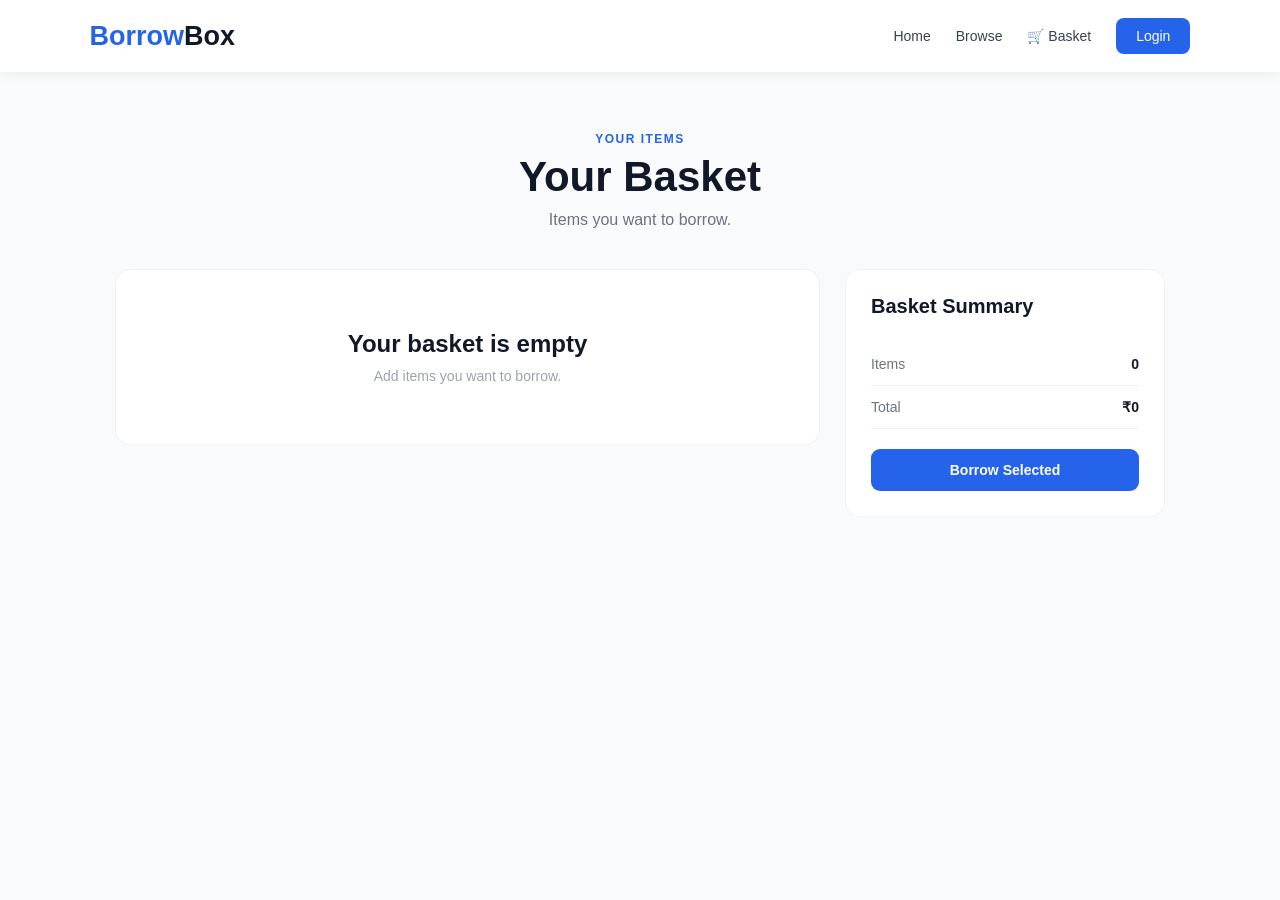
<file: html/basket.html>
<!DOCTYPE html>
<html lang="en">
<head>
    <meta charset="UTF-8">
    <meta name="viewport" content="width=device-width, initial-scale=1.0">
    <title>Basket | BorrowBox</title>
    <link rel="stylesheet" href="../css/style.css">
</head>

<body>

    <nav class="navbar">

        <div class="logo">
            Borrow<span>Box</span>
        </div>

        <div class="nav-links">
            <a href="index.html">Home</a>
            <a href="#">Browse</a>
            <a href="basket.html">🛒 Basket</a>
            <a href="login.html" class="login-btn">Login</a>
        </div>

    </nav>

    <main class="basket-page">

        <div class="basket-header">
            <p class="section-tag">YOUR ITEMS</p>
            <h1>Your Basket</h1>
            <p>Items you want to borrow.</p>
        </div>

        <div class="basket-container">

            <div class="basket-items" id="basketItems">

            </div>

            <div class="basket-summary">

                <h2>Basket Summary</h2>

                <div class="summary-row">
                    <span>Items</span>
                    <strong id="basketCount">0</strong>
                </div>

                <div class="summary-row">
                    <span>Total</span>
                    <strong id="basketTotal">₹0</strong>
                </div>

                <button class="borrow-all-button">
                    Borrow Selected
                </button>

            </div>

        </div>

    </main>

    <script src="../javascript/script.js"></script>

</body>
</html>
</file>
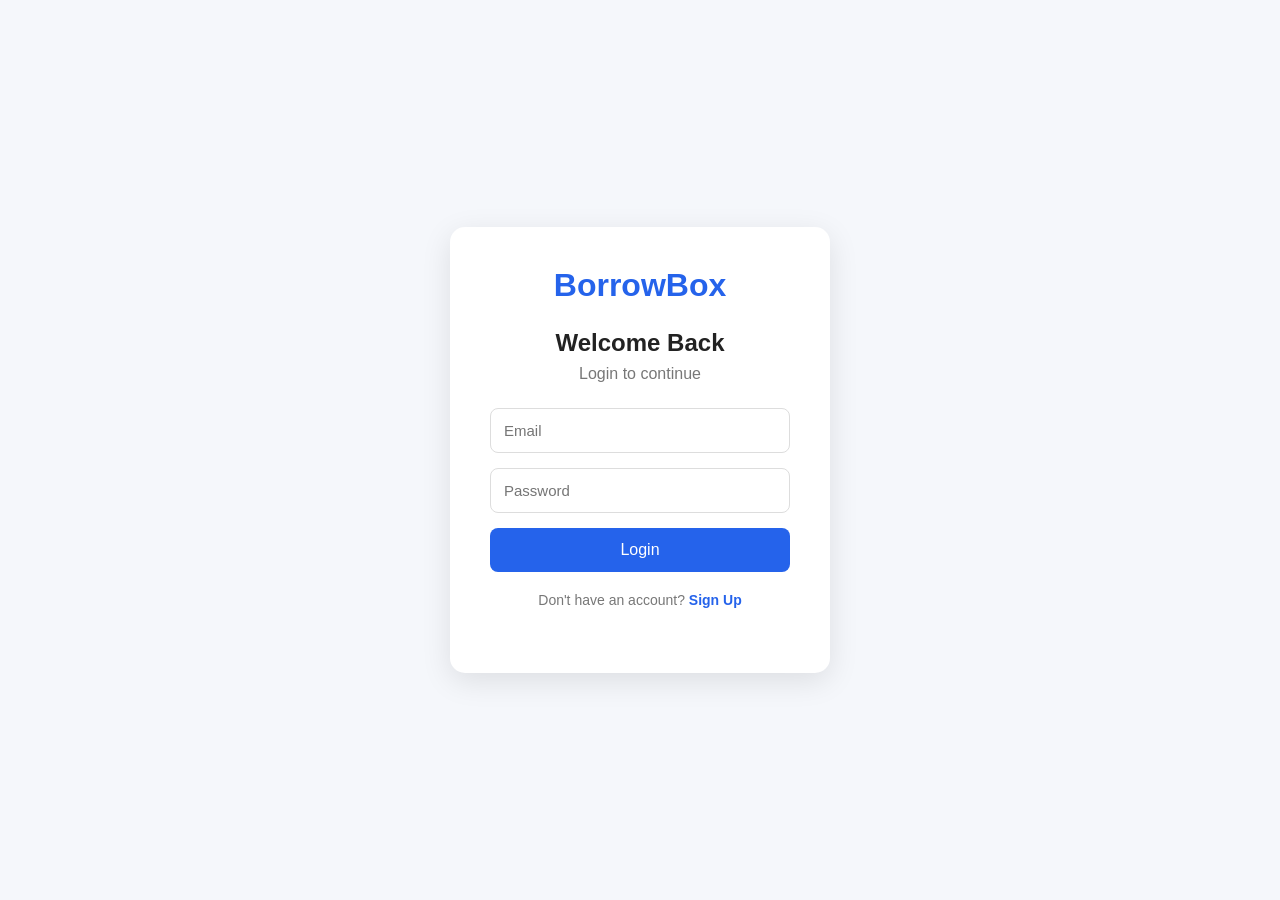
<file: html/login.html>
<!DOCTYPE html>
<html lang="en">
<head>
    <meta charset="UTF-8">
    <meta name="viewport" content="width=device-width, initial-scale=1.0">
    <title>Login | BorrowBox</title>
    <link rel="stylesheet" href="../css/style.css">
</head>
<body>

    <div class="auth-container">
        <div class="auth-box">
            <h1>BorrowBox</h1>
            <h2>Welcome Back</h2>
            <p>Login to continue</p>

            <form>
                <input type="email" placeholder="Email" required>

                <input type="password" placeholder="Password" required>

                <button type="submit">Login</button>
            </form>

            <p class="auth-link">
                Don't have an account?
                <a href="signup.html">Sign Up</a>
            </p>
        </div>
    </div>

</body>
</html>
</file>
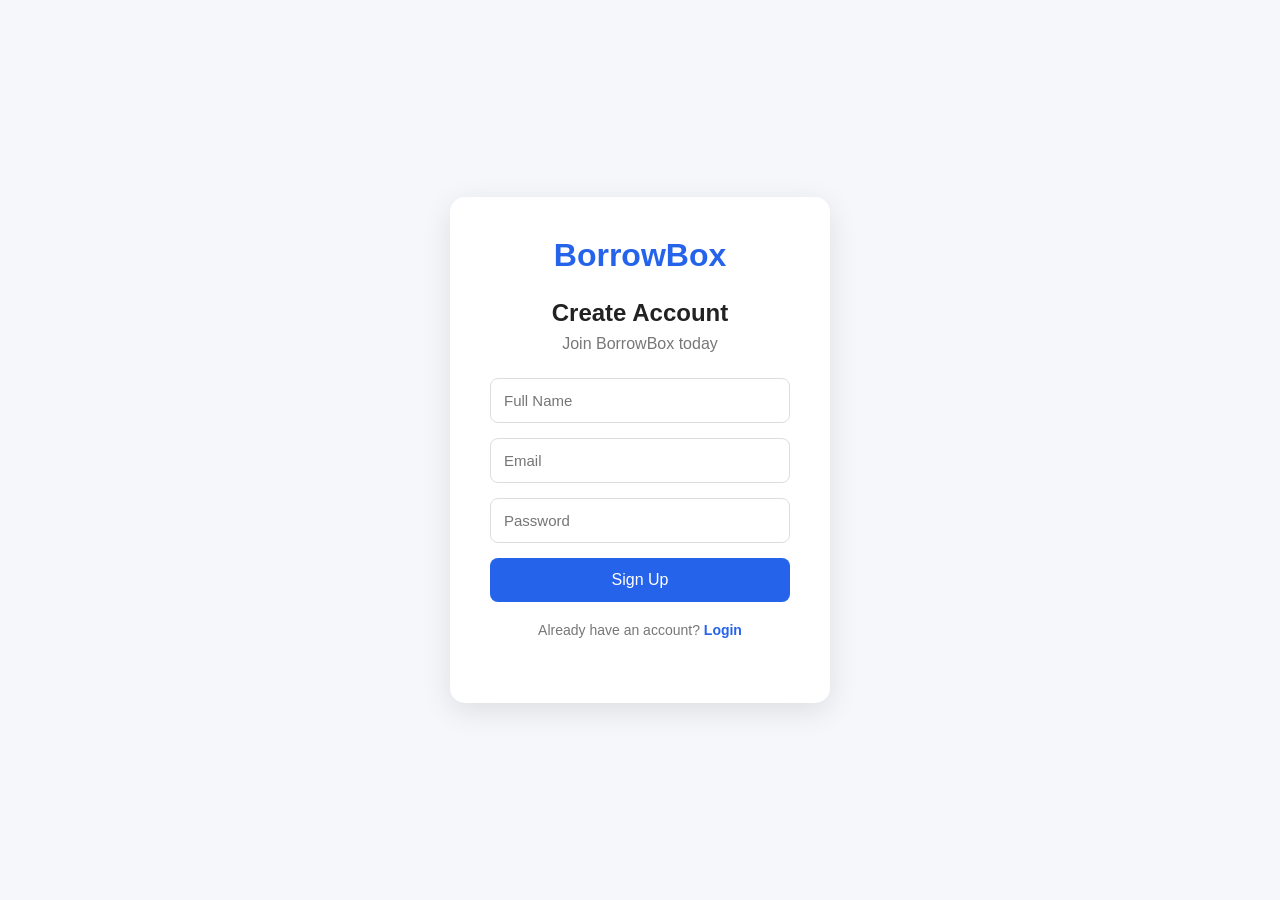
<file: html/signup.html>
<!DOCTYPE html>
<html lang="en">
<head>
    <meta charset="UTF-8">
    <meta name="viewport" content="width=device-width, initial-scale=1.0">
    <title>Sign Up | BorrowBox</title>
    <link rel="stylesheet" href="../css/style.css">
</head>
<body>

    <div class="auth-container">
        <div class="auth-box">
            <h1>BorrowBox</h1>
            <h2>Create Account</h2>
            <p>Join BorrowBox today</p>

            <form>
                <input type="text" placeholder="Full Name" required>

                <input type="email" placeholder="Email" required>

                <input type="password" placeholder="Password" required>

                <button type="submit">Sign Up</button>
            </form>

            <p class="auth-link">
                Already have an account?
                <a href="login.html">Login</a>
            </p>
        </div>
    </div>

</body>
</html>
</file>
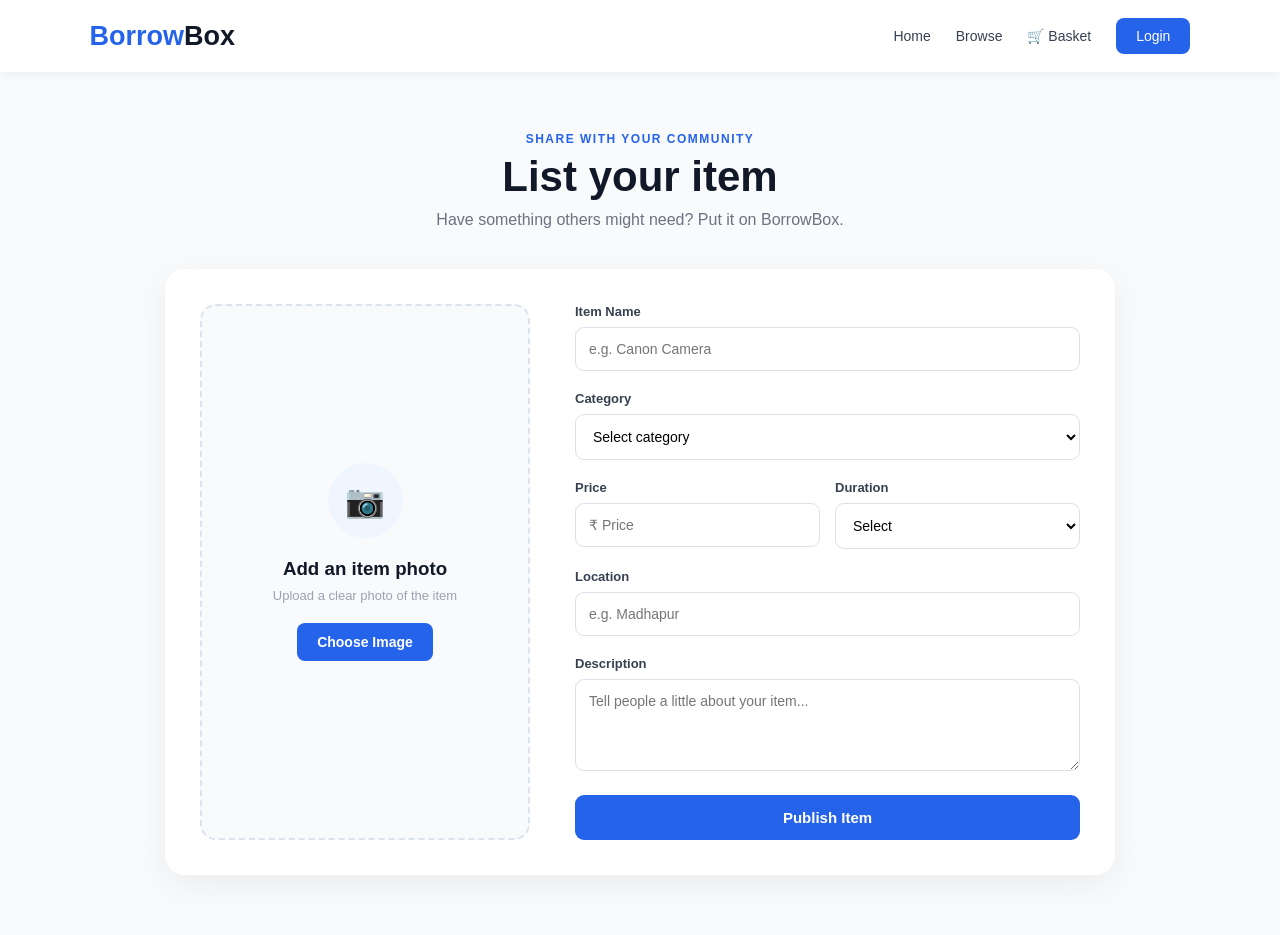
<file: html/upload.html>
<!DOCTYPE html>
<html lang="en">
<head>
    <meta charset="UTF-8">
    <meta name="viewport" content="width=device-width, initial-scale=1.0">
    <title>List Your Item | BorrowBox</title>
    <link rel="stylesheet" href="../css/style.css">
</head>
<body>

    <nav class="navbar">
        <div class="logo">
            Borrow<span>Box</span>
        </div>

        <div class="nav-links">
            <a href="index.html">Home</a>
            <a href="#">Browse</a>
            <a href="#">🛒 Basket</a>
            <a href="login.html" class="login-btn">Login</a>
        </div>
    </nav>

    <main class="upload-page">

        <div class="upload-header">
            <p class="section-tag">SHARE WITH YOUR COMMUNITY</p>
            <h1>List your item</h1>
            <p>Have something others might need? Put it on BorrowBox.</p>
        </div>

        <div class="upload-container">

            <div class="upload-image-box">
                <div class="image-icon">📷</div>
                <h3>Add an item photo</h3>
                <p>Upload a clear photo of the item</p>

                <input type="file" id="itemImage" accept="image/*">

                <label for="itemImage" class="upload-button">
                    Choose Image
                </label>

                <div id="imagePreview"></div>
            </div>

            <div class="upload-form">

                <form id="uploadForm">

                    <label>Item Name</label>
                    <input
                        type="text"
                        id="itemName"
                        placeholder="e.g. Canon Camera"
                        required
                    >

                    <label>Category</label>
                    <select id="itemCategory" required>
                        <option value="">Select category</option>
                        <option value="Electronics">Electronics</option>
                        <option value="Camera">Camera</option>
                        <option value="Tools">Tools</option>
                        <option value="Sports">Sports</option>
                        <option value="Books">Books</option>
                        <option value="Others">Others</option>
                    </select>

                    <div class="form-row">

                        <div>
                            <label>Price</label>
                            <input
                                type="number"
                                id="itemPrice"
                                placeholder="₹ Price"
                                min="1"
                                required
                            >
                        </div>

                        <div>
                            <label>Duration</label>
                            <select id="itemDuration" required>
                                <option value="">Select</option>
                                <option value="3 hrs">3 hrs</option>
                                <option value="6 hrs">6 hrs</option>
                                <option value="1 day">1 day</option>
                                <option value="2 days">2 days</option>
                            </select>
                        </div>

                    </div>

                    <label>Location</label>
                    <input
                        type="text"
                        id="itemLocation"
                        placeholder="e.g. Madhapur"
                        required
                    >

                    <label>Description</label>
                    <textarea
                        id="itemDescription"
                        placeholder="Tell people a little about your item..."
                        rows="4"
                    ></textarea>

                    <button type="submit" class="publish-button">
                        Publish Item
                    </button>

                </form>

            </div>

        </div>

    </main>

    <script src="../javascript/script.js"></script>

</body>
</html>
</file>
<file: css/style.css>
* {
    margin: 0;
    padding: 0;
    box-sizing: border-box;
    font-family: Arial, sans-serif;
}

body {
    background: #f5f7fb;
    color: #111827;
}

.auth-container {
    min-height: 100vh;
    display: flex;
    justify-content: center;
    align-items: center;
}

.auth-box {
    width: 380px;
    background: white;
    padding: 40px;
    border-radius: 15px;
    box-shadow: 0 8px 30px rgba(0, 0, 0, 0.1);
    text-align: center;
}

.auth-box h1 {
    color: #2563eb;
    margin-bottom: 25px;
}

.auth-box h2 {
    color: #222;
    margin-bottom: 8px;
}

.auth-box > p {
    color: #777;
    margin-bottom: 25px;
}

.auth-box input {
    width: 100%;
    padding: 13px;
    margin-bottom: 15px;
    border: 1px solid #ddd;
    border-radius: 8px;
    font-size: 15px;
}

.auth-box input:focus {
    outline: none;
    border-color: #2563eb;
}

.auth-box button {
    width: 100%;
    padding: 13px;
    border: none;
    border-radius: 8px;
    background: #2563eb;
    color: white;
    font-size: 16px;
    cursor: pointer;
}

.auth-box button:hover {
    background: #1d4ed8;
}

.auth-link {
    margin-top: 20px;
    font-size: 14px;
}

.auth-link a {
    color: #2563eb;
    text-decoration: none;
    font-weight: bold;
}

.navbar {
    height: 72px;
    background: white;
    display: flex;
    align-items: center;
    gap: 35px;
    padding: 0 7%;
    box-shadow: 0 2px 12px rgba(0, 0, 0, 0.06);
    position: relative;
    z-index: 10;
}

.logo {
    font-size: 27px;
    font-weight: 800;
    color: #2563eb;
    white-space: nowrap;
}

.logo span {
    color: #111827;
}

.location {
    display: flex;
    align-items: center;
    gap: 8px;
    min-width: 120px;
}

.location > span {
    font-size: 20px;
}

.location div {
    display: flex;
    flex-direction: column;
}

.location small {
    color: #9ca3af;
    font-size: 10px;
}

.location strong {
    color: #374151;
    font-size: 13px;
    margin-top: 2px;
}

.nav-search {
    flex: 1;
    max-width: 350px;
    height: 42px;
    display: flex;
    align-items: center;
    background: #f3f4f6;
    border-radius: 10px;
    padding: 0 13px;
}

.nav-search span {
    font-size: 15px;
}

.nav-search input {
    width: 100%;
    border: none;
    outline: none;
    background: transparent;
    padding: 0 10px;
    font-size: 14px;
}

.nav-links {
    display: flex;
    align-items: center;
    gap: 25px;
    margin-left: auto;
}

.nav-links a {
    text-decoration: none;
    color: #374151;
    font-size: 14px;
    font-weight: 500;
    white-space: nowrap;
}

.nav-links a:hover {
    color: #2563eb;
}

.nav-links .login-btn {
    background: #2563eb;
    color: white;
    padding: 10px 20px;
    border-radius: 8px;
}

.nav-links .login-btn:hover {
    background: #1d4ed8;
    color: white;
}

.hero {
    min-height: 560px;
    padding: 70px 7%;
    display: flex;
    align-items: center;
    justify-content: space-between;
    gap: 60px;
    background: linear-gradient(135deg, #eff6ff, #ffffff);
}

.hero-content {
    max-width: 620px;
}

.hero-tag {
    color: #2563eb;
    font-size: 13px;
    font-weight: bold;
    letter-spacing: 1.5px;
    margin-bottom: 20px;
}

.hero h1 {
    font-size: 58px;
    line-height: 1.05;
    color: #111827;
    margin-bottom: 22px;
}

.hero h1 span {
    color: #2563eb;
}

.hero-text {
    color: #6b7280;
    font-size: 18px;
    line-height: 1.6;
    max-width: 520px;
    margin-bottom: 30px;
}

.search-box {
    height: 58px;
    max-width: 580px;
    background: white;
    border: 1px solid #e5e7eb;
    border-radius: 12px;
    display: flex;
    align-items: center;
    padding: 5px 6px 5px 18px;
    box-shadow: 0 8px 25px rgba(37, 99, 235, 0.08);
}

.search-box span {
    font-size: 18px;
}

.search-box input {
    flex: 1;
    border: none;
    outline: none;
    padding: 0 14px;
    font-size: 15px;
}

.search-box button {
    height: 46px;
    padding: 0 25px;
    border: none;
    border-radius: 9px;
    background: #2563eb;
    color: white;
    font-weight: bold;
    cursor: pointer;
}

.search-box button:hover {
    background: #1d4ed8;
}

.hero-actions {
    display: flex;
    gap: 15px;
    margin-top: 22px;
}

.browse-btn,
.list-btn {
    display: inline-flex;
    align-items: center;
    justify-content: center;
    padding: 13px 22px;
    border-radius: 9px;
    font-size: 15px;
    font-weight: 600;
    text-decoration: none;
    cursor: pointer;
}

.browse-btn {
    border: none;
    background: #111827;
    color: white;
}

.browse-btn:hover {
    background: #1f2937;
}

.list-btn {
    border: 1px solid #d1d5db;
    background: white;
    color: #374151;
}

.list-btn:hover {
    border-color: #2563eb;
    color: #2563eb;
}

.hero-image {
    width: 430px;
    height: 430px;
    position: relative;
}

.hero-image img {
    width: 100%;
    height: 100%;
    object-fit: cover;
    border-radius: 25px;
    box-shadow: 0 25px 50px rgba(0, 0, 0, 0.15);
}

.floating-card {
    position: absolute;
    left: -45px;
    bottom: 35px;
    background: white;
    padding: 15px 18px;
    border-radius: 12px;
    display: flex;
    align-items: center;
    gap: 12px;
    box-shadow: 0 10px 30px rgba(0, 0, 0, 0.12);
}

.floating-card > span {
    width: 35px;
    height: 35px;
    background: #dcfce7;
    color: #16a34a;
    border-radius: 50%;
    display: flex;
    align-items: center;
    justify-content: center;
    font-weight: bold;
}

.floating-card strong {
    font-size: 13px;
    color: #111827;
}

.floating-card p {
    font-size: 12px;
    color: #6b7280;
    margin-top: 3px;
}

.categories {
    padding: 70px 7%;
    background: white;
}

.section-header {
    display: flex;
    align-items: end;
    justify-content: space-between;
    margin-bottom: 30px;
}

.section-tag {
    color: #2563eb;
    font-size: 12px;
    font-weight: bold;
    letter-spacing: 1.5px;
    margin-bottom: 7px;
}

.section-header h2 {
    font-size: 30px;
    color: #111827;
}

.section-header a {
    color: #2563eb;
    text-decoration: none;
    font-weight: 600;
    font-size: 14px;
}

.category-list {
    display: grid;
    grid-template-columns: repeat(6, 1fr);
    gap: 18px;
}

.category-card {
    padding: 25px 15px;
    text-align: center;
    background: #f8fafc;
    border: 1px solid #eef2f7;
    border-radius: 16px;
    cursor: pointer;
    transition: 0.25s;
}

.category-card:hover {
    transform: translateY(-5px);
    border-color: #bfdbfe;
    box-shadow: 0 10px 25px rgba(37, 99, 235, 0.08);
}

.category-icon {
    width: 65px;
    height: 65px;
    margin: 0 auto 15px;
    display: flex;
    align-items: center;
    justify-content: center;
    background: #eff6ff;
    border-radius: 50%;
    font-size: 28px;
}

.category-card h3 {
    font-size: 15px;
    color: #111827;
    margin-bottom: 6px;
}

.category-card p {
    font-size: 12px;
    color: #9ca3af;
}

.items-section {
    padding: 70px 7%;
    background: #f8fafc;
}

.items-grid {
    display: grid;
    grid-template-columns: repeat(4, 1fr);
    gap: 22px;
}

.item-card {
    background: white;
    border-radius: 16px;
    overflow: hidden;
    border: 1px solid #eef2f7;
    transition: 0.25s;
}

.item-card:hover {
    transform: translateY(-5px);
    box-shadow: 0 15px 35px rgba(0, 0, 0, 0.09);
}

.item-image {
    height: 220px;
    position: relative;
    overflow: hidden;
}

.item-image img {
    width: 100%;
    height: 100%;
    object-fit: cover;
    transition: 0.3s;
}

.item-card:hover .item-image img {
    transform: scale(1.05);
}

.available-badge {
    position: absolute;
    top: 12px;
    left: 12px;
    background: #dcfce7;
    color: #15803d;
    padding: 6px 10px;
    border-radius: 20px;
    font-size: 11px;
    font-weight: bold;
}

.item-info {
    padding: 18px;
}

.item-category {
    color: #2563eb;
    font-size: 10px;
    font-weight: bold;
    letter-spacing: 1px;
    margin-bottom: 7px;
}

.item-info h3 {
    font-size: 18px;
    color: #111827;
    margin-bottom: 8px;
}

.item-location {
    color: #9ca3af;
    font-size: 12px;
    margin-bottom: 18px;
}

.item-bottom {
    display: flex;
    justify-content: space-between;
    align-items: center;
}

.item-bottom strong {
    font-size: 19px;
    color: #111827;
}

.item-bottom span {
    color: #9ca3af;
    font-size: 12px;
}

.item-bottom a {
    background: #2563eb;
    color: white;
    text-decoration: none;
    padding: 9px 16px;
    border-radius: 8px;
    font-size: 13px;
    font-weight: 600;
}

.item-bottom a:hover {
    background: #1d4ed8;
}

.upload-page {
    min-height: calc(100vh - 72px);
    padding: 60px 7%;
    background: #f8fafc;
}

.upload-header {
    text-align: center;
    margin-bottom: 40px;
}

.upload-header h1 {
    font-size: 42px;
    color: #111827;
    margin-bottom: 10px;
}

.upload-header > p:last-child {
    color: #6b7280;
    font-size: 16px;
}

.upload-container {
    max-width: 950px;
    margin: auto;
    background: white;
    border-radius: 20px;
    padding: 35px;
    display: grid;
    grid-template-columns: 330px 1fr;
    gap: 45px;
    box-shadow: 0 10px 35px rgba(0, 0, 0, 0.06);
}

.upload-image-box {
    min-height: 430px;
    border: 2px dashed #dbe3ef;
    border-radius: 16px;
    display: flex;
    flex-direction: column;
    justify-content: center;
    align-items: center;
    text-align: center;
    padding: 25px;
    background: #f8fafc;
}

.image-icon {
    width: 75px;
    height: 75px;
    border-radius: 50%;
    background: #eff6ff;
    display: flex;
    align-items: center;
    justify-content: center;
    font-size: 32px;
    margin-bottom: 20px;
}

.upload-image-box h3 {
    color: #111827;
    margin-bottom: 8px;
}

.upload-image-box p {
    color: #9ca3af;
    font-size: 13px;
    margin-bottom: 20px;
}

.upload-image-box input {
    display: none;
}

.upload-button {
    padding: 11px 20px;
    background: #2563eb;
    color: white;
    border-radius: 8px;
    font-size: 14px;
    font-weight: 600;
    cursor: pointer;
}

.upload-button:hover {
    background: #1d4ed8;
}

#imagePreview {
    margin-top: 20px;
    max-width: 100%;
}

#imagePreview img {
    width: 180px;
    height: 140px;
    object-fit: cover;
    border-radius: 10px;
}

.upload-form {
    display: flex;
    align-items: center;
}

.upload-form form {
    width: 100%;
}

.upload-form label {
    display: block;
    font-size: 13px;
    font-weight: 600;
    color: #374151;
    margin-bottom: 8px;
}

.upload-form input,
.upload-form select,
.upload-form textarea {
    width: 100%;
    border: 1px solid #dbe0e8;
    border-radius: 9px;
    padding: 13px;
    margin-bottom: 20px;
    font-size: 14px;
    outline: none;
    background: white;
}

.upload-form textarea {
    resize: vertical;
}

.upload-form input:focus,
.upload-form select:focus,
.upload-form textarea:focus {
    border-color: #2563eb;
}

.form-row {
    display: grid;
    grid-template-columns: 1fr 1fr;
    gap: 15px;
}

.publish-button {
    width: 100%;
    padding: 14px;
    border: none;
    border-radius: 9px;
    background: #2563eb;
    color: white;
    font-size: 15px;
    font-weight: 600;
    cursor: pointer;
}

.publish-button:hover {
    background: #1d4ed8;
}

@media (max-width: 1100px) {
    .navbar {
        gap: 20px;
        padding: 0 4%;
    }

    .nav-links {
        gap: 15px;
    }

    .hero {
        padding: 60px 5%;
    }

    .hero h1 {
        font-size: 48px;
    }

    .hero-image {
        width: 380px;
        height: 380px;
    }

    .category-list {
        grid-template-columns: repeat(3, 1fr);
    }

    .items-grid {
        grid-template-columns: repeat(2, 1fr);
    }
}

@media (max-width: 800px) {
    .navbar {
        height: auto;
        padding: 18px 5%;
        flex-wrap: wrap;
    }

    .location {
        display: none;
    }

    .nav-search {
        order: 3;
        max-width: none;
        flex-basis: 100%;
    }

    .nav-links {
        margin-left: auto;
    }

    .nav-links a:nth-child(1),
    .nav-links a:nth-child(2) {
        display: none;
    }

    .hero {
        flex-direction: column;
        text-align: center;
        padding: 60px 5%;
    }

    .hero-text {
        margin-left: auto;
        margin-right: auto;
    }

    .search-box {
        margin: auto;
    }

    .hero-actions {
        justify-content: center;
    }

    .hero-image {
        width: 350px;
        height: 350px;
    }

    .floating-card {
        left: -15px;
    }

    .categories {
        padding: 50px 5%;
    }

    .category-list {
        grid-template-columns: repeat(2, 1fr);
    }

    .upload-container {
        grid-template-columns: 1fr;
    }

    .upload-image-box {
        min-height: 300px;
    }
}

@media (max-width: 600px) {
    .items-grid {
        grid-template-columns: 1fr;
    }
}

@media (max-width: 500px) {
    .nav-links {
        gap: 10px;
    }

    .nav-links a {
        font-size: 12px;
    }

    .nav-links .login-btn {
        padding: 8px 14px;
    }

    .hero h1 {
        font-size: 38px;
    }

    .hero-text {
        font-size: 16px;
    }

    .search-box {
        height: 52px;
    }

    .search-box button {
        height: 40px;
        padding: 0 15px;
    }

    .hero-image {
        width: 290px;
        height: 290px;
    }

    .section-header h2 {
        font-size: 24px;
    }

    .upload-page {
        padding: 40px 5%;
    }

    .upload-container {
        padding: 20px;
    }

    .upload-header h1 {
        font-size: 34px;
    }

    .form-row {
        grid-template-columns: 1fr;
        gap: 0;
    }
}
.item-page {
    min-height: calc(100vh - 72px);
    padding: 70px 7%;
    background: #f8fafc;
}

.item-details-container {
    max-width: 1050px;
    margin: auto;
    background: white;
    border-radius: 20px;
    padding: 35px;
    display: grid;
    grid-template-columns: 1fr 1fr;
    gap: 50px;
    box-shadow: 0 10px 35px rgba(0, 0, 0, 0.06);
}

.item-details-image {
    height: 500px;
    position: relative;
    overflow: hidden;
    border-radius: 16px;
}

.item-details-image img {
    width: 100%;
    height: 100%;
    object-fit: cover;
}

.item-status {
    position: absolute;
    top: 18px;
    left: 18px;
    background: #dcfce7;
    color: #15803d;
    padding: 8px 14px;
    border-radius: 20px;
    font-size: 12px;
    font-weight: bold;
}

.item-details-info {
    display: flex;
    flex-direction: column;
    justify-content: center;
}

.item-details-info h1 {
    font-size: 42px;
    color: #111827;
    margin-bottom: 12px;
}

.item-details-info > .item-location {
    font-size: 14px;
    margin-bottom: 25px;
}

.item-price-box {
    background: #eff6ff;
    padding: 18px;
    border-radius: 12px;
    margin-bottom: 25px;
}

.item-price-box strong {
    font-size: 30px;
    color: #111827;
}

.item-price-box span {
    color: #6b7280;
    font-size: 14px;
}

.item-price-box p {
    color: #6b7280;
    font-size: 12px;
    margin-top: 5px;
}

.item-description {
    margin-bottom: 25px;
}

.item-description h3 {
    color: #111827;
    font-size: 18px;
    margin-bottom: 10px;
}

.item-description p {
    color: #6b7280;
    font-size: 14px;
    line-height: 1.7;
}

.item-owner {
    display: flex;
    align-items: center;
    gap: 12px;
    padding: 15px 0;
    border-top: 1px solid #eef2f7;
    border-bottom: 1px solid #eef2f7;
    margin-bottom: 25px;
}

.owner-avatar {
    width: 45px;
    height: 45px;
    border-radius: 50%;
    background: #eff6ff;
    display: flex;
    align-items: center;
    justify-content: center;
    font-size: 20px;
}

.item-owner p {
    color: #9ca3af;
    font-size: 11px;
    margin-bottom: 3px;
}

.item-owner strong {
    color: #111827;
    font-size: 14px;
}

.item-actions {
    display: grid;
    grid-template-columns: 1fr 1fr;
    gap: 12px;
}

.basket-button,
.borrow-button {
    padding: 14px;
    border-radius: 9px;
    font-size: 14px;
    font-weight: 600;
    cursor: pointer;
}

.basket-button {
    border: 1px solid #d1d5db;
    background: white;
    color: #374151;
}

.basket-button:hover {
    border-color: #2563eb;
    color: #2563eb;
}

.borrow-button {
    border: none;
    background: #2563eb;
    color: white;
}

.borrow-button:hover {
    background: #1d4ed8;
}

@media (max-width: 800px) {

    .item-page {
        padding: 40px 5%;
    }

    .item-details-container {
        grid-template-columns: 1fr;
        padding: 20px;
        gap: 30px;
    }

    .item-details-image {
        height: 350px;
    }

    .item-details-info h1 {
        font-size: 34px;
    }
}

@media (max-width: 500px) {

    .item-actions {
        grid-template-columns: 1fr;
    }

    .item-details-image {
        height: 280px;
    }
}
.basket-page {
    min-height: calc(100vh - 72px);
    padding: 60px 7%;
    background: #f8fafc;
}

.basket-header {
    text-align: center;
    margin-bottom: 40px;
}

.basket-header h1 {
    font-size: 42px;
    color: #111827;
    margin-bottom: 10px;
}

.basket-header p:last-child {
    color: #6b7280;
}

.basket-container {
    max-width: 1050px;
    margin: auto;
    display: grid;
    grid-template-columns: 1fr 320px;
    gap: 25px;
    align-items: start;
}

.basket-items {
    display: flex;
    flex-direction: column;
    gap: 15px;
}

.basket-item {
    background: white;
    padding: 18px;
    border-radius: 15px;
    display: flex;
    align-items: center;
    gap: 18px;
    border: 1px solid #eef2f7;
}

.basket-item-image {
    width: 110px;
    height: 90px;
    border-radius: 10px;
    object-fit: cover;
}

.basket-item-info {
    flex: 1;
}

.basket-item-info h3 {
    font-size: 17px;
    color: #111827;
    margin-bottom: 6px;
}

.basket-item-info p {
    color: #9ca3af;
    font-size: 12px;
    margin-bottom: 6px;
}

.basket-item-price {
    font-weight: bold;
    color: #2563eb;
    font-size: 15px;
}

.remove-button {
    border: none;
    background: #fee2e2;
    color: #dc2626;
    padding: 9px 13px;
    border-radius: 8px;
    cursor: pointer;
    font-size: 12px;
}

.remove-button:hover {
    background: #fecaca;
}

.basket-summary {
    background: white;
    padding: 25px;
    border-radius: 15px;
    border: 1px solid #eef2f7;
}

.basket-summary h2 {
    font-size: 20px;
    color: #111827;
    margin-bottom: 25px;
}

.summary-row {
    display: flex;
    justify-content: space-between;
    padding: 13px 0;
    border-bottom: 1px solid #eef2f7;
    color: #6b7280;
    font-size: 14px;
}

.summary-row strong {
    color: #111827;
}

.borrow-all-button {
    width: 100%;
    margin-top: 20px;
    padding: 13px;
    border: none;
    border-radius: 9px;
    background: #2563eb;
    color: white;
    font-size: 14px;
    font-weight: 600;
    cursor: pointer;
}

.borrow-all-button:hover {
    background: #1d4ed8;
}

.empty-basket {
    background: white;
    padding: 60px 20px;
    border-radius: 15px;
    text-align: center;
    border: 1px solid #eef2f7;
}

.empty-basket h2 {
    color: #111827;
    margin-bottom: 10px;
}

.empty-basket p {
    color: #9ca3af;
    font-size: 14px;
}

@media (max-width: 800px) {

    .basket-page {
        padding: 40px 5%;
    }

    .basket-container {
        grid-template-columns: 1fr;
    }

    .basket-summary {
        order: -1;
    }
}

@media (max-width: 500px) {

    .basket-item {
        align-items: flex-start;
        flex-wrap: wrap;
    }

    .basket-item-image {
        width: 90px;
        height: 75px;
    }
}
</file>
